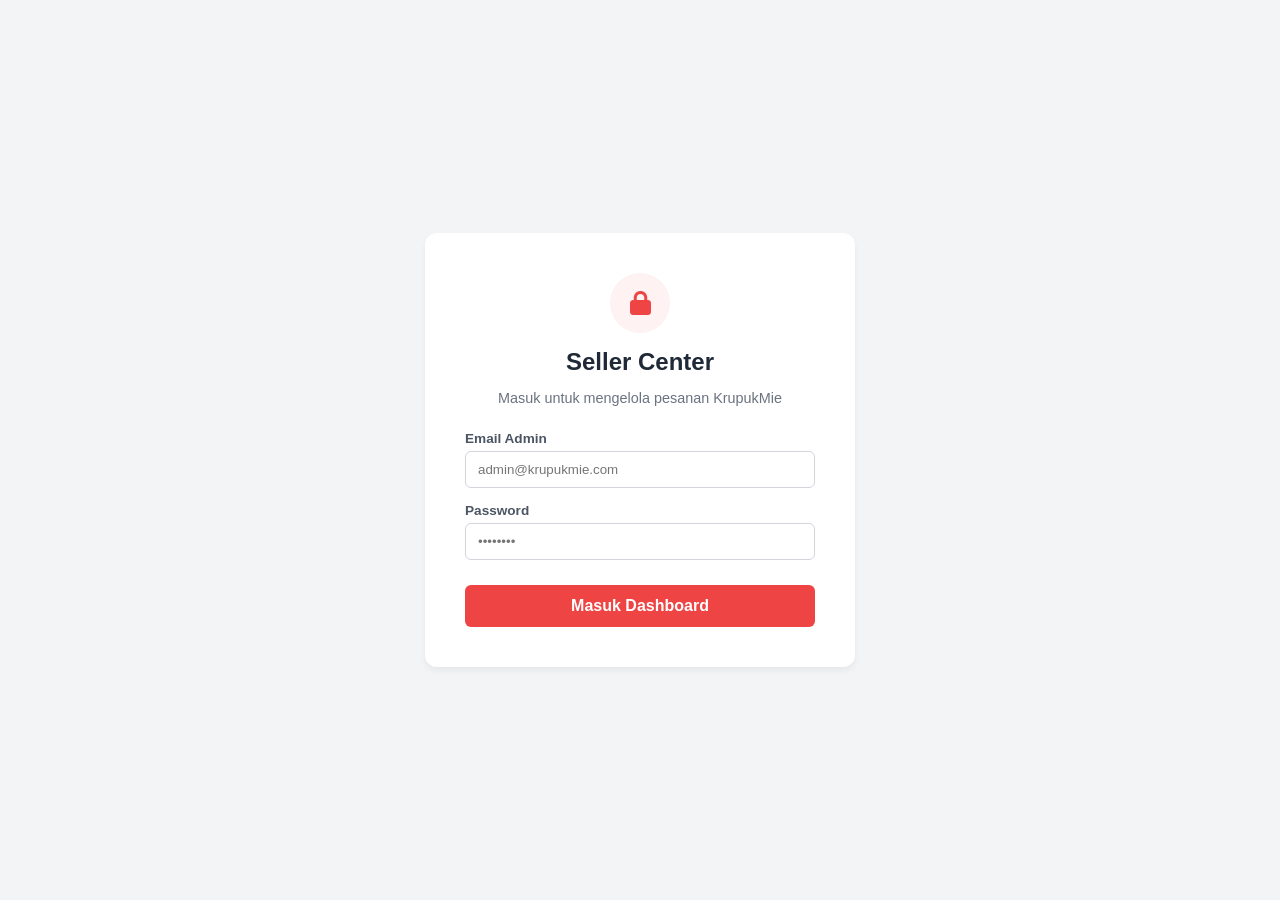
<file: login.html>
<!DOCTYPE html>
<html lang="id">
<head>
    <meta charset="UTF-8">
    <meta name="viewport" content="width=device-width, initial-scale=1.0">
    <title>Login | KrupukMie Seller Center</title>
    <link href="https://cdnjs.cloudflare.com/ajax/libs/font-awesome/6.0.0/css/all.min.css" rel="stylesheet">
    <style>
        body { font-family: 'Segoe UI', Tahoma, Geneva, Verdana, sans-serif; background-color: #F3F4F6; display: flex; justify-content: center; align-items: center; height: 100vh; margin: 0; }
        .login-card { background: white; padding: 40px; border-radius: 12px; box-shadow: 0 4px 6px rgba(0,0,0,0.05); width: 100%; max-width: 350px; text-align: center; }
        .login-card h2 { color: #1F2937; margin-bottom: 5px; margin-top: 0; }
        .login-card p { color: #6B7280; font-size: 0.9rem; margin-bottom: 25px; }
        .input-group { text-align: left; margin-bottom: 15px; }
        .input-group label { display: block; font-size: 0.85rem; color: #4B5563; margin-bottom: 5px; font-weight: 600; }
        .input-group input { width: 100%; padding: 10px 12px; border: 1px solid #D1D5DB; border-radius: 6px; box-sizing: border-box; outline: none; transition: border 0.2s; }
        .input-group input:focus { border-color: #EF4444; }
        .btn-login { width: 100%; background: #EF4444; color: white; border: none; padding: 12px; border-radius: 6px; font-weight: bold; cursor: pointer; transition: background 0.2s; font-size: 1rem; margin-top: 10px; }
        .btn-login:hover { background: #DC2626; }
        .btn-login:disabled { background: #FCA5A5; cursor: not-allowed; }
        .error-msg { color: #EF4444; font-size: 0.85rem; margin-top: 15px; display: none; }
    </style>

    <link rel="icon" type="image/png" href="assets/favicon.png">
    
    <meta property="og:title" content="KrupukMie Premium - Gurih & Renyah">
    <meta property="og:description" content="Produsen krupuk mie berkualitas dengan cita rasa gurih. Pesan sekarang untuk pengiriman instan!">
    <meta property="og:image" content="https://krupukmie.web.id/assets/og-image.jpg"> <meta property="og:url" content="https://krupukmie.web.id">
    <meta property="og:type" content="website">
</head>
<body>

    <div class="login-card">
        <div style="background: #FEF2F2; color: #EF4444; width: 60px; height: 60px; border-radius: 50%; display: flex; align-items: center; justify-content: center; font-size: 1.5rem; margin: 0 auto 15px auto;">
            <i class="fas fa-lock"></i>
        </div>
        <h2>Seller Center</h2>
        <p>Masuk untuk mengelola pesanan KrupukMie</p>

        <form id="loginForm">
            <div class="input-group">
                <label for="email">Email Admin</label>
                <input type="email" id="email" required placeholder="admin@krupukmie.com">
            </div>
            <div class="input-group">
                <label for="password">Password</label>
                <input type="password" id="password" required placeholder="••••••••">
            </div>
            <button type="submit" class="btn-login" id="btnLogin">Masuk Dashboard</button>
            <div class="error-msg" id="errorMsg">Email atau password salah!</div>
        </form>
    </div>

    <script>
        // Ganti dengan kredensial Supabase Anda
        const SUPABASE_URL = 'https://uomqqcntuniodhfbpxvh.supabase.co';
        const SUPABASE_KEY = 'eyJhbGciOiJIUzI1NiIsInR5cCI6IkpXVCJ9.eyJpc3MiOiJzdXBhYmFzZSIsInJlZiI6InVvbXFxY250dW5pb2RoZmJweHZoIiwicm9sZSI6ImFub24iLCJpYXQiOjE3NzI4MDY5NTUsImV4cCI6MjA4ODM4Mjk1NX0.yO1lV5Qw-0U0HSRKlkASaL2Ol9qi6UJqzXfJFxKT7c0';

        document.getElementById('loginForm').addEventListener('submit', async function(e) {
            e.preventDefault();
            
            const email = document.getElementById('email').value;
            const password = document.getElementById('password').value;
            const btnLogin = document.getElementById('btnLogin');
            const errorMsg = document.getElementById('errorMsg');

            btnLogin.innerHTML = '<i class="fas fa-spinner fa-spin"></i> Memverifikasi...';
            btnLogin.disabled = true;
            errorMsg.style.display = 'none';

            try {
                // Tembak API Auth Supabase
                const response = await fetch(`${SUPABASE_URL}/auth/v1/token?grant_type=password`, {
                    method: 'POST',
                    headers: {
                        'apikey': SUPABASE_KEY,
                        'Content-Type': 'application/json'
                    },
                    body: JSON.stringify({ email: email, password: password })
                });

                const data = await response.json();

                if (response.ok && data.access_token) {
                    // Jika sukses, simpan Token Rahasia ke Brankas Browser (Session Storage)
                    sessionStorage.setItem('krupukmie_admin_token', data.access_token);
                    
                    // Lemparkan masuk ke Dashboard!
                    window.location.href = 'dashboard.html';
                } else {
                    throw new Error(data.error_description || 'Gagal login');
                }
            } catch (error) {
                errorMsg.textContent = 'Email atau password salah!';
                errorMsg.style.display = 'block';
            } finally {
                btnLogin.innerHTML = 'Masuk Dashboard';
                btnLogin.disabled = false;
            }
        });
    </script>
</body>
</html>
</file>
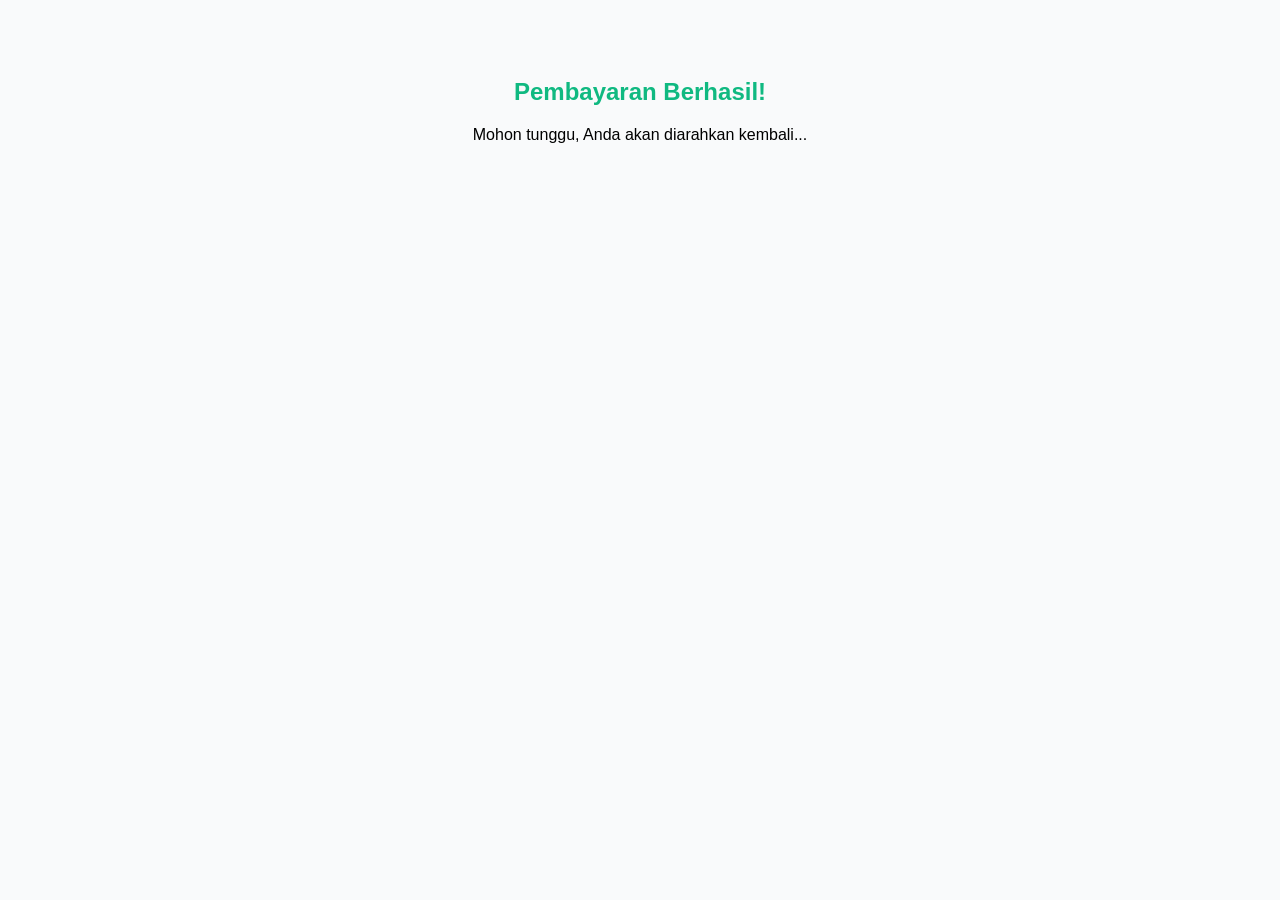
<file: success.html>
<!DOCTYPE html>
<html lang="id">
<head>
    <meta charset="UTF-8">
    <title>Pembayaran Berhasil</title>
    <style>
        body { font-family: 'Inter', sans-serif; text-align: center; padding-top: 50px; background: #f9fafb; }
        h2 { color: #10B981; }
    </style>

    <link rel="icon" type="image/png" href="assets/favicon.png">

    <meta property="og:title" content="KrupukMie Premium - Gurih & Renyah">
    <meta property="og:description" content="Produsen krupuk mie berkualitas dengan cita rasa gurih. Pesan sekarang untuk pengiriman instan!">
    <meta property="og:image" content="https://krupukmie.web.id/assets/og-image.jpg"> <meta property="og:url" content="https://krupukmie.web.id">
    <meta property="og:type" content="website">

</head>
<body>
    <h2><i class="fas fa-check-circle"></i> Pembayaran Berhasil!</h2>
    <p>Mohon tunggu, Anda akan diarahkan kembali...</p>

    <script>
        // KODE PENGHANCUR IFRAME
        // Ini akan memaksa browser utama (bukan iframe) untuk pindah halaman
        setTimeout(() => {
            window.top.location.href = 'index.html';
        }, 2000); // Jeda 2 detik agar pembeli bisa membaca pesan sukses
    </script>
</body>
</html>
</file>
